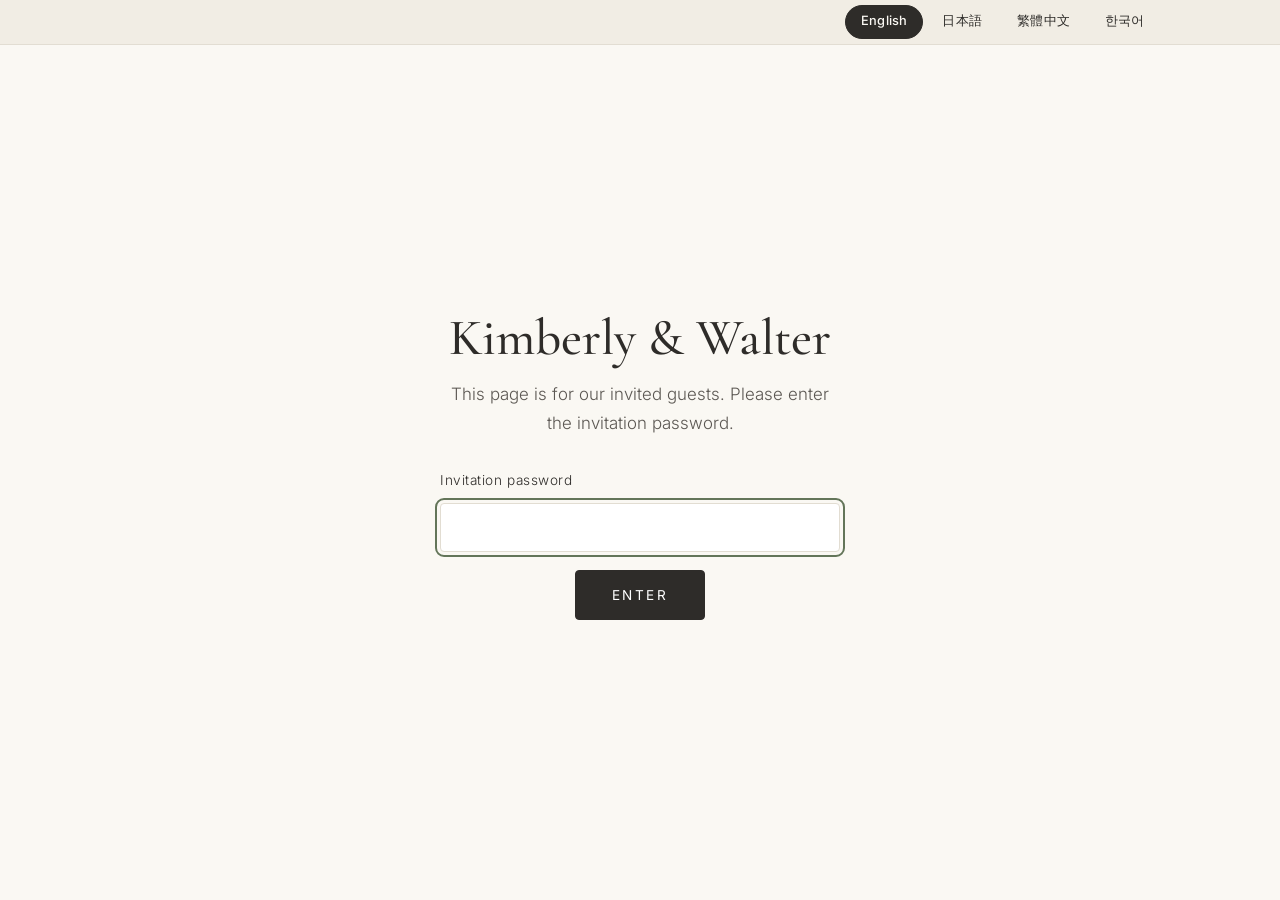
<file: index.html>
<!DOCTYPE html>
<html lang="en">
<head>
  <meta charset="UTF-8">
  <meta name="viewport" content="width=device-width, initial-scale=1.0">
  <script>
    /* The password check needs a secure (https) page; phones that open http:// links would reject the right password. */
    if (location.protocol === "http:" && /(^|\.)teamkimkim\.com$/.test(location.hostname)) location.replace("https:" + location.href.slice(5));
  </script>
  <title>Kimberly &amp; Walter — October 9, 2027 — Nagoya, Japan</title>
  <meta name="description" content="Kimberly (Pochia) Chin and Walter Kim are celebrating their marriage in Nagoya, Japan on Saturday, October 9, 2027. Details, travel guide, and RSVP.">
  <meta property="og:title" content="Kimberly &amp; Walter — October 9, 2027 — Nagoya, Japan">
  <meta property="og:description" content="Saturday, October 9, 2027 · Nagoya, Japan">
  <meta property="og:image" content="https://teamkimkim.com/images/hero.jpg">
  <meta property="og:url" content="https://teamkimkim.com/">
  <meta property="og:type" content="website">
  <link rel="preconnect" href="https://fonts.googleapis.com">
  <link rel="preconnect" href="https://fonts.gstatic.com" crossorigin>
  <link href="https://fonts.googleapis.com/css2?family=Cormorant+Garamond:ital,wght@0,400;0,500;0,600;1,400&family=Inter:wght@300;400;500&family=Noto+Serif+JP:wght@400;500&family=Noto+Serif+TC:wght@400;500&family=Noto+Serif+KR:wght@400;500&display=swap" rel="stylesheet">
  <script>
    /* Fresh CSS/JS on every visit so normal refresh shows the latest edits. */
    window.__assetV = Date.now();
    document.write('<link rel="stylesheet" href="styles.css?v=' + window.__assetV + '">');
    document.write('<script src="guests-data.js?v=' + window.__assetV + '"><\/script>');
    document.write('<script src="gate.js?v=' + window.__assetV + '"><\/script>');
  </script>
</head>
<body>

  <a class="skip-link" href="#main" data-i18n="skip">Skip to content</a>

  <!-- ============ LANGUAGE BAR + NAVIGATION ============ -->
  <header class="site-header">
    <div class="lang-bar" role="group" aria-label="Language" data-i18n-aria-label="lang.label">
      <div class="lang-bar__inner">
        <svg class="lang-bar__icon" viewBox="0 0 24 24" width="16" height="16" aria-hidden="true" focusable="false">
          <circle cx="12" cy="12" r="10" fill="none" stroke="currentColor" stroke-width="1.5"/>
          <path d="M2 12h20M12 2c3 3.3 4.5 6.6 4.5 10S15 18.7 12 22c-3-3.3-4.5-6.6-4.5-10S9 5.3 12 2z" fill="none" stroke="currentColor" stroke-width="1.5"/>
        </svg>
        <button type="button" class="lang-bar__btn" data-lang="en" lang="en" aria-pressed="true">English</button>
        <button type="button" class="lang-bar__btn" data-lang="ja" lang="ja" aria-pressed="false">日本語</button>
        <button type="button" class="lang-bar__btn" data-lang="zh" lang="zh-Hant" aria-pressed="false">繁體中文</button>
        <button type="button" class="lang-bar__btn" data-lang="ko" lang="ko" aria-pressed="false">한국어</button>
      </div>
    </div>

    <nav class="nav" aria-label="Main">
      <a class="nav__brand" href="#top">K <span aria-hidden="true">&amp;</span> W</a>
      <button class="nav__toggle" type="button" aria-expanded="false" aria-controls="nav-menu">
        <span class="nav__toggle-bar"></span>
        <span class="sr-only" data-i18n="nav.menu">Menu</span>
      </button>
      <ul class="nav__menu" id="nav-menu">
        <li><a href="#story" data-i18n="nav.story">Our Story</a></li>
        <li><a href="#venue" data-i18n="nav.venue">Venue &amp; Travel</a></li>
        <li><a href="#schedule" data-i18n="nav.schedule">Schedule</a></li>
        <li><a href="#etiquette" data-i18n="nav.etiquette">Etiquette</a></li>
        <li><a href="#faq" data-i18n="nav.faq">Q&amp;A</a></li>
        <li><a href="contact.html" data-i18n="nav.contact">Questions</a></li>
        <li><a class="nav__cta" href="#rsvp" data-i18n="nav.rsvp">RSVP</a></li>
      </ul>
    </nav>
  </header>

  <main id="main">

    <!-- ============ HERO ============ -->
    <section class="hero" id="top">
      <div class="hero__image">
        <img src="images/hero.jpg" width="1800" height="1350" alt="Kimberly and Walter in front of the Golden Gate Bridge" data-i18n-alt="hero.alt" fetchpriority="high">
      </div>
      <div class="hero__content">
        <h1 class="hero__names">Kimberly <span class="amp">&amp;</span> Walter</h1>
        <p class="hero__date" data-i18n="hero.date">Saturday, October 9, 2027</p>
        <p class="hero__place" data-i18n="hero.place">Hyakkarou 百花籠 · Nagoya, Japan</p>
        <a class="button button--primary" href="#rsvp" data-i18n="hero.rsvp">RSVP</a>
      </div>
    </section>

    <!-- ============ OUR STORY / WELCOME ============ -->
    <section class="section" id="story">
      <div class="container container--narrow">
        <p class="eyebrow" data-i18n="story.eyebrow">Welcome</p>
        <h2 class="section__title" data-i18n="story.title">Kim Kim is getting married</h2>
        <p class="lead" data-i18n="story.lead">
          Kim Kim is celebrating our marriage with a wedding party in Japan, and we would be
          honoured to have you with us. Please join us in Nagoya for a weekend of celebration.
        </p>
        <ul class="translations" data-i18n="story.translations">
          <li lang="ja">キム・キムは日本でのウェディングパーティーで、私たちの結婚をお祝いします！</li>
          <li lang="zh-Hant">Kim Kim 要在日本舉辦婚禮派對慶祝我們的婚禮囉！</li>
          <li lang="ko">김이 일본에서 결혼 파티를 열어 우리의 결혼을 축하하고 있어요!</li>
        </ul>
      </div>

      <div class="container">
        <div class="split">
          <figure class="split__media">
            <img src="images/couple.jpg" width="1050" height="1400" alt="Kimberly leading Walter by the hand along a colonnade" data-i18n-alt="story.alt" loading="lazy">
          </figure>
          <div class="split__text">
            <h3 class="h3" data-i18n="story.whyTitle">Why Japan?</h3>
            <p data-i18n="story.why1">
              We chose Japan as a midpoint between much of where our families reside. A large part of our family also lives there now.
            </p>
            <p data-i18n="story.why2">
              We are grateful you will join us in celebration.
            </p>
          </div>
        </div>
      </div>
    </section>

    <!-- ============ VENUE & TRAVEL ============ -->
    <section class="section section--tinted" id="venue">
      <div class="container container--narrow">
        <h2 class="section__title" data-i18n="venue.title">Hyakkarou 百花籠</h2>
      </div>
      <div class="container">
        <div class="split">
          <div class="split__text">
            <p data-i18n="venue.p1">
              Nestled in the prestigious, historic Shirakabe district of Nagoya, Hyakkarou is a hidden architectural masterpiece. Its core philosophy is Wakon Yōsai — Japanese spirit seamlessly woven with Western ingenuity.
            </p>
            <p data-i18n="venue.p2">
              The venue beautifully resurrects the glamorous Taishō Roman era (the turn of the 20th century), a magical moment in history when traditional Japan met the grand romance of European romanticism. The result is a nostalgic yet avant-garde world where cinematic beauty comes to life.
            </p>
          </div>
          <div class="split__text" id="getting-there">
            <h3 class="h3" data-i18n="venue.gettingThere">Getting There</h3>
            <p class="address" data-i18n="venue.address"><strong>Hyakkarou 百花籠</strong><br>3-6-3 Chikaramachi, Higashi-ku<br>Nagoya-shi, Aichi 461-0018, Japan<br><span lang="ja">愛知県名古屋市東区主税町3丁目6-3</span></p>
            <a class="button button--secondary" href="https://www.google.com/maps/search/?api=1&query=Hyakkarou+3-6-3+Chikaramachi+Higashi-ku+Nagoya+Aichi+461-0018+Japan" target="_blank" rel="noopener" data-i18n="venue.maps">Open in Google Maps</a>
          </div>
        </div>

        <figure class="feature-image">
          <img src="images/venue.jpg" width="2800" height="2100" alt="The grand staircase and chandelier inside Hyakkarou" data-i18n-alt="venue.alt" loading="lazy">
        </figure>

        <div class="cards">
          <article class="card">
            <h3 class="card__title"><span data-i18n="venue.shuttleTitle">Complimentary Shuttle</span> <span class="card__tag" data-i18n="venue.recommended">Recommended</span></h3>
            <p data-i18n="venue.shuttleText">A private shuttle bus will run directly between Nagoya Station (Taikō-dōri Exit) and the venue on the wedding day. Travel time approx. 15–20 minutes.</p>
          </article>
          <article class="card">
            <h3 class="card__title" data-i18n="venue.taxiTitle">By Taxi</h3>
            <p data-i18n="venue.taxiText">Take a taxi from Nagoya Station and show the driver the Japanese address above. Approx. 15 minutes; ¥2,000–¥2,500.</p>
          </article>
          <article class="card">
            <h3 class="card__title" data-i18n="venue.subwayTitle">By Subway</h3>
            <p data-i18n="venue.subwayText">Take the Sakura-dōri Line to Takaoka Station. The venue is a 10-minute walk from Exit 2.</p>
          </article>
        </div>
      </div>
    </section>

    <!-- ============ SCHEDULE ============ -->
    <section class="section" id="schedule">
      <div class="container container--narrow">
        <h2 class="section__title" data-i18n="schedule.title">Schedule of Events</h2>
        <p class="lead" data-i18n="schedule.lead" id="schedule-lead-all">
          Three days together in Nagoya. The wedding celebration is on Saturday; the welcome dinner
          and brunch are optional — just let us know on the RSVP form if you can join.
        </p>
          <p class="lead" data-i18n="schedule.leadWedding" id="schedule-lead-wedding" hidden>We can’t wait to celebrate with you at our wedding in Nagoya on Saturday, October 9.</p>
      </div>
      <div class="container">
        <ol class="timeline">
          <li class="timeline__item" data-party-event="dinner">
            <div class="timeline__date">
              <span class="timeline__day" data-i18n="schedule.fri">Friday</span>
              <span class="timeline__num" data-i18n="schedule.friDate">October 8</span>
            </div>
            <div class="timeline__body">
              <h3 class="h3" data-i18n="schedule.dinnerTitle">Welcome Dinner</h3>
              <p class="placeholder" data-i18n="schedule.dinnerPlaceholder">[Time and location to be announced]</p>
              <p data-i18n="schedule.dinnerText">A relaxed evening to say hello and settle in before the big day.</p>
              <div class="schedule-cal" data-schedule-cal="dinner"></div>
            </div>
          </li>
          <li class="timeline__item timeline__item--highlight">
            <div class="timeline__date">
              <span class="timeline__day" data-i18n="schedule.sat">Saturday</span>
              <span class="timeline__num" data-i18n="schedule.satDate">October 9</span>
            </div>
            <div class="timeline__body">
              <h3 class="h3" data-i18n="schedule.weddingTitle">Wedding Celebration</h3>
              <p data-i18n="schedule.weddingAddress"><strong>Hyakkarou 百花籠</strong><br>3-6-3 Chikaramachi, Higashi-ku, Nagoya, Aichi 461-0018<br><span lang="ja">愛知県名古屋市東区主税町3丁目6-3</span></p>
              <p class="placeholder" data-i18n="schedule.weddingPlaceholder">[Ceremony and reception times to be announced]</p>
              <a class="button button--secondary" href="https://www.google.com/maps/search/?api=1&query=Hyakkarou+3-6-3+Chikaramachi+Higashi-ku+Nagoya+Aichi+461-0018+Japan" target="_blank" rel="noopener" data-i18n="schedule.maps">Open in Google Maps</a>
              <div class="schedule-cal" data-schedule-cal="wedding"></div>
            </div>
          </li>
          <li class="timeline__item" data-party-event="brunch">
            <div class="timeline__date">
              <span class="timeline__day" data-i18n="schedule.sun">Sunday</span>
              <span class="timeline__num" data-i18n="schedule.sunDate">October 10</span>
            </div>
            <div class="timeline__body">
              <h3 class="h3" data-i18n="schedule.brunchTitle">Happy Brunch</h3>
              <p class="placeholder" data-i18n="schedule.brunchPlaceholder">[Time and location to be announced]</p>
              <p data-i18n="schedule.brunchText">One more meal together before everyone heads off to explore Japan.</p>
              <div class="schedule-cal" data-schedule-cal="brunch"></div>
            </div>
          </li>
        </ol>
      </div>
    </section>

    <!-- ============ EXPLORE NAGOYA ============ -->
    <section class="section" id="guide">
      <div class="container container--narrow">
        <h2 class="section__title" data-i18n="guide.exploreTitle">Explore Nagoya</h2>
        <p class="lead" data-i18n="guide.lead">
          October falls right in autumn <em>kōyō</em> season in Japan — parks and countryside blaze
          with red, orange, and gold foliage. Early October weather can vary. Days are often
          warm — lately around 24–30&nbsp;°C / 75–86&nbsp;°F, and sometimes hotter — while
          mornings and evenings cool off. Pack a light layer for the swing.
        </p>
      </div>

      <div class="container">
        <div class="split">
          <figure class="split__media">
            <img src="images/nagoya-castle.jpg" width="1024" height="768" alt="Nagoya Castle framed by autumn maple leaves" data-i18n-alt="guide.castleAlt" loading="lazy">
          </figure>
          <div class="split__text">
            <p data-i18n="guide.exploreText">
              Immerse yourself in history at <a href="https://www.nagoya-info.jp/en/spot/detail/1/" target="_blank" rel="noopener"><strong>Nagoya Castle</strong></a>, where the gold-leafed
              Hommaru Palace offers flat, easy walking paths. Just minutes from the venue,
              <a href="https://www.nagoya-info.jp/en/spot/detail/34/" target="_blank" rel="noopener"><strong>Tokugawaen</strong></a> is a majestic feudal-lord garden — a tranquil spot for
              traditional matcha by the water. Stroll the covered lanes of the
              <a href="https://www.nagoya-info.jp/en/spot/detail/19/" target="_blank" rel="noopener"><strong>Ōsu Kannon Shopping District</strong></a> for nostalgic street snacks, or dive
              into sleek Japanese engineering at the fully indoor
              <a href="https://www.nagoya-info.jp/en/spot/detail/16/" target="_blank" rel="noopener"><strong>SCMAGLEV and Railway Park</strong></a>.
            </p>
          </div>
        </div>

        <div class="split split--reverse">
          <figure class="split__media split__media--pair">
            <img src="images/food-1.jpg" width="900" height="675" alt="Hitsumabushi — grilled eel over rice, served with condiments and broth" data-i18n-alt="guide.food1Alt" loading="lazy">
            <img src="images/food-2.jpg" width="900" height="599" alt="Miso katsu — crispy pork cutlet with rich miso sauce" data-i18n-alt="guide.food2Alt" loading="lazy">
          </figure>
          <div class="split__text">
            <h3 class="h3" data-i18n="guide.foodTitle">Food You Must Try</h3>
            <p data-i18n="guide.foodText">
              <em>Nagoya meshi</em> is famous for bold, savoury flavours anchored by a dark red miso
              called <em>aka-miso</em>. The crown jewel is <strong>hitsumabushi</strong> — premium
              grilled eel over rice, enjoyed three ways: plain, with fresh condiments, and finally as
              a comforting dashi soup. Don’t miss <strong>miso katsu</strong>, a crispy pork cutlet
              drizzled with sweet-savoury miso sauce, and <strong>tebasaki</strong>, deeply addictive
              pepper-seasoned fried chicken wings.
            </p>
          </div>
        </div>

        <h3 class="h3 h3--center" data-i18n="guide.tipsTitle">Practical Tips</h3>
        <dl class="tips">
          <div class="tips__item">
            <dt data-i18n="guide.tip6Title">Safety</dt>
            <dd data-i18n="guide.tip6Text">Japan is very safe. You can generally walk nearly anywhere at any time of day.</dd>
          </div>
          <div class="tips__item">
            <dt data-i18n="guide.tip1Title">Currency</dt>
            <dd data-i18n="guide.tip1Text">Japanese Yen (¥). Foreign cards, as well as Google and Apple Pay work widely. A little cash is handy for smaller shops and restaurants. ATMs at 7-Eleven and Japan Post accept foreign cards.</dd>
          </div>
          <div class="tips__item">
            <dt data-i18n="guide.tip2Title">Getting around</dt>
            <dd data-i18n="guide.tip2Text">Subway: tap Visa/Mastercard or Apple/Google Pay at the gate. JR: IC card or paper ticket. Any IC card (manaca, TOICA, Suica, PASMO) works on trains and subway — buy at a station machine, top up there or at 7-Eleven, FamilyMart or Lawson.</dd>
          </div>
          <div class="tips__item">
            <dt data-i18n="guide.tip3Title">Language</dt>
            <dd data-i18n="guide.tip3Text">English signage is common in tourist areas and on trains. The camera in Google Translate is especially helpful for menus and signs.</dd>
          </div>
          <div class="tips__item">
            <dt data-i18n="guide.tip4Title">Wi-Fi &amp; roaming</dt>
            <dd data-i18n="guide.tip4Text">Most international phone plans work in Japan for roaming, so many guests will not need a pocket Wi-Fi or eSIM. If your plan does not include Japan, you can rent a pocket Wi-Fi at the airport or buy a data SIM or eSIM — helpful for maps and transit apps.</dd>
          </div>
        </dl>
      </div>
    </section>

    <!-- ============ ETIQUETTE ============ -->
    <section class="section" id="etiquette">
      <div class="container container--narrow">
        <h2 class="section__title" data-i18n="etiquette.title">Etiquette</h2>
        <p class="lead" data-i18n="etiquette.lead">Japan is a country of customs and rules. Following some basic few is the best way to show respect.</p>
      </div>
      <div class="container">
        <ul class="etiquette-list" data-i18n="etiquette.list">
          <li>While silent use of phones are fine, avoid holding phone calls and keep voices low on public transit.</li>
          <li>There is no tipping; attempts to can even confuse service providers. Excellent service is generally a virtue in Japan.</li>
          <li>Eating or drinking while walking or commuting is generally considered taboo.</li>
          <li>Public trash cans are uncommon — carry your trash until you find one, or back to your hotel.</li>
          <li>On crowded trains, wear your backpack on the front so you don’t bump others.</li>
          <li>Masks are commonly worn for a variety of reasons or out of respect for others. If you are feeling under the weather, we kindly encourage you to wear one.</li>
          <li>Please be ready to remove your shoes in homes, temples, some restaurants, and other indoor spaces — look for a step or slippers at the entrance.</li>
        </ul>
      </div>
    </section>

    <!-- ============ FAQ ============ -->
    <section class="section" id="faq">
      <div class="container container--narrow">
        <h2 class="section__title" data-i18n="faq.title">Q&amp;A</h2>

        <div class="faq">
          <details class="faq__item">
            <summary data-i18n="faq.q1">What is the dress code?</summary>
            <p data-i18n="faq.a1">Please join us in traditional wedding formal attire — a suit or tuxedo, or a formal gown or elegant evening dress. Early October can vary: days are often warm, and evenings cool off, so a light jacket or wrap is a good idea.</p>
          </details>
          <details class="faq__item">
            <summary data-i18n="faq.q2">Where should we stay?</summary>
            <p data-i18n="faq.a2">Two areas work especially well. Near <strong>Nagoya Station</strong> — where our complimentary wedding-day shuttle departs — convenient major hotels include the <strong>Nagoya Marriott Associa Hotel</strong> and the <strong>Nagoya JR Gate Tower Hotel</strong>, both connected to the station. Closer to the venue, the <strong>Sakae</strong> area (and neighborhoods around Takaoka Station) puts you a short subway or taxi ride from Hyakkarou. There are plenty of excellent hotels beyond these two areas as well, so please choose whatever fits your plans best.</p>
          </details>
          <details class="faq__item">
            <summary data-i18n="faq.q3">When should I RSVP by?</summary>
            <p data-i18n="faq.a3Deadline"><strong>Please reply by Wednesday, March 31, 2027.</strong></p>
            <p data-i18n="faq.a3">Please reply as early as you can so we can plan seating and catering. Need to change your answer? Just send the RSVP form again before the deadline — we’ll use your latest reply.</p>
          </details>
          <details class="faq__item">
            <summary data-i18n="faq.q4">May I bring a guest?</summary>
            <p data-i18n="faq.a4">We would love to celebrate with everyone dear to you. Our venue, however, is intimate and holds us to a strict guest count, so we are only able to offer a plus-one to a limited number of guests. If a guest is included in your invitation, we will let you know personally. Thank you so much for your understanding.</p>
          </details>
          <details class="faq__item">
            <summary data-i18n="faq.q5">Will there be a registry?</summary>
            <p data-i18n="faq.a5">Your presence in Japan is truly the greatest gift to us.</p>
          </details>
          <details class="faq__item">
            <summary data-i18n="faq.q6">How do I get to the venue?</summary>
            <p data-i18n="faq.a6">Take the complimentary shuttle from Nagoya Station (Taikō-dōri Exit), a 15-minute taxi, or the Sakura-dōri subway line to Takaoka Station (10-minute walk from Exit 2). See <a href="#getting-there">Getting there</a>.</p>
          </details>
          <details class="faq__item" data-i18n-langs="en">
            <summary data-i18n="faq.q7">Do U.S. citizens need a visa for Japan?</summary>
            <p data-i18n="faq.a7">U.S. citizens do <strong>not</strong> need a visa for short stays of up to <strong>90 days</strong> for tourism or to attend a wedding. Your passport should be valid for your stay and have a blank page for the entry stamp. You should also have proof of a return ticket or onward travel. Rules can change, so please double-check the <a href="https://travel.state.gov/content/travel/en/international-travel/International-Travel-Country-Information-Pages/Japan.html" target="_blank" rel="noopener">U.S. State Department’s Japan page</a> before you travel.</p>
          </details>
          <details class="faq__item" data-i18n-langs="zh" hidden>
            <summary data-i18n="faq.q8">Do Taiwanese citizens need a visa for Japan?</summary>
            <p data-i18n="faq.a8">Taiwanese citizens do <strong>not</strong> need a visa for short stays of up to <strong>90 days</strong> for tourism or to attend a wedding, if their passport shows a personal ID number. Your passport should be valid for your stay and have a blank page for the entry stamp. You should also have proof of a return ticket or onward travel. Rules can change, so please double-check the <a href="https://www.boca.gov.tw/sp-foof-countrycp-01-31-92761-1.html" target="_blank" rel="noopener">Taiwan Ministry of Foreign Affairs Japan page</a> before you travel.</p>
          </details>
        </div>
      </div>
    </section>

    <!-- ============ RSVP ============ -->
    <section class="section section--tinted" id="rsvp">
      <div class="container container--narrow">
        <h2 class="section__title" data-i18n="rsvp.title">RSVP</h2>
        <p class="lead" data-i18n="rsvp.lead">We hope you can join us. Please fill in one reply per household. Kindly reply by March 31, 2027.</p>

        <!-- NOTE: the name="" and value="" attributes below are what gets sent to
             the RSVP Google Sheet. They stay in English in every language on purpose, so the
             RSVP list is consistent. Only the visible labels are translated. -->
        <!-- Shown instead of the form after the RSVP deadline (script.js). -->
        <div class="form-status form-status--info" id="rsvp-closed" hidden></div>

        <form class="rsvp-form" id="rsvp-form" novalidate>
          <!-- Honeypot anti-spam field (hidden from humans) -->
          <div class="hp" aria-hidden="true">
            <label for="_gotcha" data-i18n="rsvp.honeypot">Leave this field empty</label>
            <input type="text" id="_gotcha" name="_gotcha" tabindex="-1" autocomplete="off">
          </div>

          <p class="replying-as" id="replying-as"></p>
          <div class="form-status form-status--info existing-reply" id="existing-reply" hidden></div>

          <div class="field">
            <label for="name"><span data-i18n="rsvp.name">Full name</span> <span class="req" aria-hidden="true">*</span></label>
            <input type="text" id="name" name="name" autocomplete="name" autocapitalize="words" autocorrect="off" spellcheck="false" required aria-required="true" aria-describedby="name-error">
            <p class="field__error" id="name-error" role="alert"></p>
          </div>

          <div class="field">
            <label for="email"><span data-i18n="rsvp.email">Email</span> <span class="req" aria-hidden="true">*</span></label>
            <input type="email" id="email" name="email" autocomplete="email" inputmode="email" required aria-required="true" aria-describedby="email-error">
            <p class="field__error" id="email-error" role="alert"></p>
          </div>

          <fieldset class="field" aria-describedby="attending-error">
            <legend><span data-i18n="rsvp.attending">Will you be attending?</span> <span class="req" aria-hidden="true">*</span></legend>
            <div class="choice-group">
              <label class="choice">
                <input type="radio" name="attending" value="Joyfully accepts" required>
                <span data-i18n="rsvp.accepts">Joyfully accepts</span>
              </label>
              <label class="choice">
                <input type="radio" name="attending" value="Regretfully declines">
                <span data-i18n="rsvp.declines">Regretfully declines</span>
              </label>
            </div>
            <p class="field__error" id="attending-error" role="alert"></p>
          </fieldset>

          <div id="attending-details">
            <p class="party-note" id="party-note"></p>

            <div class="field" id="guests-field" hidden>
              <label for="guests"><span data-i18n="rsvp.guests">How many will attend, including yourself?</span> <span class="req" aria-hidden="true">*</span></label>
              <select id="guests" name="guests" aria-describedby="guests-error"></select>
              <p class="field__error" id="guests-error" role="alert"></p>
            </div>

            <!-- When guest count > 1: checkboxes for who in the party is coming. -->
            <fieldset class="field" id="coming-who-field" hidden>
              <legend data-i18n="rsvp.comingWho">Who will be attending?</legend>
              <p class="field__hint" id="coming-who-hint"></p>
              <div class="choice-group choice-group--stacked" id="extra-guests"></div>
              <p class="field__error" id="coming-who-error" role="alert"></p>
            </fieldset>

            <fieldset class="field" id="events-field" hidden>
              <legend data-i18n="rsvp.events">Can you also join us for the welcome dinner and brunch?</legend>
              <div class="choice-group choice-group--stacked">
                <label class="choice">
                  <input type="checkbox" name="events" value="Welcome dinner (Fri, Oct 8)">
                  <span data-i18n="rsvp.eventDinner">Welcome dinner — Friday, October 8</span>
                </label>
                <label class="choice">
                  <input type="checkbox" name="events" value="Happy brunch (Sun, Oct 10)">
                  <span data-i18n="rsvp.eventBrunch">Happy brunch — Sunday, October 10</span>
                </label>
                <label class="choice">
                  <input type="checkbox" name="events" value="Not available">
                  <span data-i18n="rsvp.eventNone">Not available for either</span>
                </label>
              </div>
            </fieldset>

            <fieldset class="field">
              <legend data-i18n="rsvp.dietary">Dietary restrictions or allergies</legend>
              <div class="choice-group choice-group--wrap">
                <label class="choice"><input type="checkbox" name="dietary" value="None"><span data-i18n="rsvp.dietNone">None</span></label>
                <label class="choice"><input type="checkbox" name="dietary" value="Vegetarian"><span data-i18n="rsvp.dietVegetarian">Vegetarian</span></label>
                <label class="choice"><input type="checkbox" name="dietary" value="Vegan"><span data-i18n="rsvp.dietVegan">Vegan</span></label>
                <label class="choice"><input type="checkbox" name="dietary" value="Gluten-free"><span data-i18n="rsvp.dietGluten">Gluten-free</span></label>
                <label class="choice"><input type="checkbox" name="dietary" value="Halal"><span data-i18n="rsvp.dietHalal">Halal</span></label>
                <label class="choice"><input type="checkbox" name="dietary" value="Kosher"><span data-i18n="rsvp.dietKosher">Kosher</span></label>
                <label class="choice"><input type="checkbox" name="dietary" value="Other"><span data-i18n="rsvp.dietOther">Other</span></label>
              </div>
            </fieldset>

            <div class="field" id="dietary-other-field" hidden>
              <label for="dietary_other" data-i18n="rsvp.dietaryOther">Please tell us more about your dietary needs</label>
              <input type="text" id="dietary_other" name="dietary_other" autocomplete="off">
            </div>

          </div>

          <div class="field">
            <label for="message"><span data-i18n="rsvp.message">A message for the couple</span> <span class="optional" data-i18n="rsvp.optional">(optional)</span></label>
            <textarea id="message" name="message" rows="4"></textarea>
          </div>

          <div class="form-actions">
            <button class="button button--primary" type="submit" id="submit-button" data-i18n="rsvp.submit">Send RSVP</button>
            <p class="form-alt">
              <span data-i18n="rsvp.or">or</span> <a id="mailto-link" href="mailto:kimkimchinv@gmail.com?subject=Wedding%20RSVP" data-i18n="rsvp.emailUs">email us</a>
            </p>
          </div>

          <div class="form-status" id="form-status" role="status" aria-live="polite"></div>
          <!-- Shown after a successful attending RSVP; filled by script.js -->
          <div class="calendar-reminders" id="calendar-reminders" hidden></div>
        </form>
      </div>
    </section>

    <!-- ============ QUESTIONS ============ -->
    <section class="section closing">
      <div class="container container--narrow">
        <p class="closing__text">
          <a class="closing__link" href="contact.html" data-i18n="closing.prompt">Have a question? Ask us here</a>
        </p>
      </div>
    </section>

  </main>

  <footer class="site-footer">
    <div class="container">
      <p class="site-footer__names">Kimberly <span class="amp">&amp;</span> Walter</p>
      <p data-i18n="footer.date">Saturday, October 9, 2027 · Nagoya, Japan</p>
    </div>
  </footer>

  <script>
    document.write('<script src="i18n.js?v=' + window.__assetV + '"><\/script>');
    document.write('<script src="calendar-events.js?v=' + window.__assetV + '"><\/script>');
    document.write('<script src="script.js?v=' + window.__assetV + '"><\/script>');
  </script>
</body>
</html>
</file>
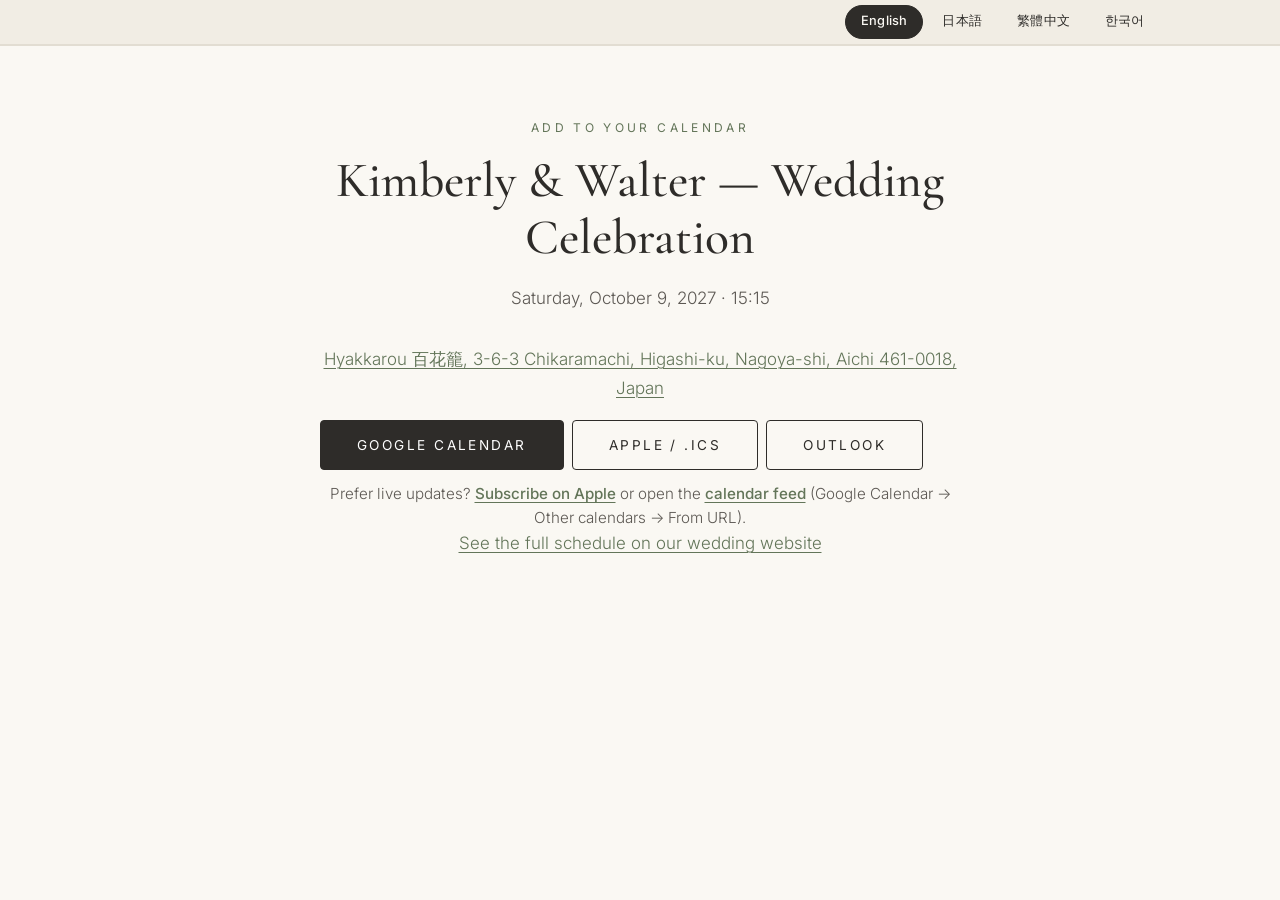
<file: calendar.html>
<!DOCTYPE html>
<html lang="en">
<head>
  <meta charset="UTF-8">
  <meta name="viewport" content="width=device-width, initial-scale=1.0">
  <script>
    /* The password check needs a secure (https) page; phones that open http:// links would reject the right password. */
    if (location.protocol === "http:" && /(^|\.)teamkimkim\.com$/.test(location.hostname)) location.replace("https:" + location.href.slice(5));
  </script>
  <meta name="robots" content="noindex">
  <title>Add to your calendar — Kimberly &amp; Walter</title>
  <link rel="preconnect" href="https://fonts.googleapis.com">
  <link rel="preconnect" href="https://fonts.gstatic.com" crossorigin>
  <link href="https://fonts.googleapis.com/css2?family=Cormorant+Garamond:ital,wght@0,400;0,500;0,600;1,400&family=Inter:wght@300;400;500&family=Noto+Serif+JP:wght@400;500&family=Noto+Serif+TC:wght@400;500&family=Noto+Serif+KR:wght@400;500&display=swap" rel="stylesheet">
  <script>
    /* Fresh CSS/JS on every visit so event edits show up right away. */
    window.__assetV = Date.now();
    document.write('<link rel="stylesheet" href="styles.css?v=' + window.__assetV + '">');
    /* ?lang=ja from the email becomes the remembered site language. */
    try {
      var emailLang = new URLSearchParams(location.search).get("lang");
      if (/^(en|ja|zh|ko)$/.test(emailLang || "")) localStorage.setItem("kw-wedding-lang", emailLang);
    } catch (e) { /* private mode etc. */ }
  </script>
</head>
<!--
  Linked from the RSVP confirmation email: calendar.html?e=wedding&lang=ja
  (e = wedding | dinner | brunch). Everything shown here, and every
  calendar link, is built from calendar-events.js when the guest opens
  the page — so the email never carries stale details.
  No invitation gate here on purpose: guests arrive from their inbox.
-->
<body data-i18n-title="cal.metaTitle">

  <header class="site-header">
    <div class="lang-bar" role="group" aria-label="Language" data-i18n-aria-label="lang.label">
      <div class="lang-bar__inner">
        <button type="button" class="lang-bar__btn" data-lang="en" lang="en" aria-pressed="true">English</button>
        <button type="button" class="lang-bar__btn" data-lang="ja" lang="ja" aria-pressed="false">日本語</button>
        <button type="button" class="lang-bar__btn" data-lang="zh" lang="zh-Hant" aria-pressed="false">繁體中文</button>
        <button type="button" class="lang-bar__btn" data-lang="ko" lang="ko" aria-pressed="false">한국어</button>
      </div>
    </div>
  </header>

  <main id="main">
    <section class="section">
      <div class="container container--narrow">
        <p class="eyebrow" data-i18n="cal.eyebrow">Add to your calendar</p>
        <h1 class="section__title" id="cal-title">Kimberly &amp; Walter</h1>
        <p class="lead" id="cal-when"></p>
        <p id="cal-where"></p>
        <div id="cal-actions"></div>
        <p class="calendar-reminders__subscribe" id="cal-subscribe"></p>
        <p class="calendar-reminders__note" id="cal-missing" hidden data-i18n="cal.missing">We couldn’t find that event. Please use the links on the wedding website instead.</p>
        <p><a href="index.html#schedule" data-i18n="cal.back">See the full schedule on our wedding website</a></p>
      </div>
    </section>
  </main>

  <script>
    document.write('<script src="i18n.js?v=' + window.__assetV + '"><\/script>');
    document.write('<script src="calendar-events.js?v=' + window.__assetV + '"><\/script>');
  </script>
  <script>
    (function () {
      "use strict";
      var params = new URLSearchParams(location.search);
      var key = params.get("e") || "wedding";

      var Cal = window.WeddingCalendar;
      var t = function (k, vars) { return window.I18N ? I18N.t(k, vars) : k; };

      function esc(s) {
        return String(s).replace(/[&<>"']/g, function (c) {
          return { "&": "&amp;", "<": "&lt;", ">": "&gt;", '"': "&quot;", "'": "&#39;" }[c];
        });
      }

      var LOCALES = { en: "en-US", ja: "ja-JP", zh: "zh-TW", ko: "ko-KR" };

      function render() {
        var ev = Cal && Cal.getEvent(key);
        var missing = document.getElementById("cal-missing");
        if (!ev) {
          missing.hidden = false;
          return;
        }
        var current = (window.I18N && I18N.current) || "en";
        var p = ev.date.split("-").map(Number);
        var date = new Date(Date.UTC(p[0], p[1] - 1, p[2])).toLocaleDateString(LOCALES[current] || "en-US", {
          weekday: "long", year: "numeric", month: "long", day: "numeric", timeZone: "UTC"
        });
        var time = ev.allDay || !ev.startTime
          ? t("cal.timeTba")
          : ev.startTime + (ev.endTime ? "–" + ev.endTime : "");

        document.getElementById("cal-title").textContent = ev.title;
        document.getElementById("cal-when").textContent = date + " · " + time;
        document.getElementById("cal-where").innerHTML = ev.location
          ? '<a href="https://www.google.com/maps/search/?api=1&query=' + encodeURIComponent(ev.location)
            + '" target="_blank" rel="noopener">' + esc(ev.location) + "</a>"
          : "";
        document.getElementById("cal-actions").innerHTML =
          '<div class="calendar-actions">'
          + '<a class="button button--primary" href="' + Cal.googleUrl(key) + '">' + esc(t("js.calGoogle")) + "</a>"
          + '<a class="button button--secondary" href="' + Cal.subscribeUrl(key + ".ics") + '">' + esc(t("js.calApple")) + "</a>"
          + '<a class="button button--secondary" href="' + Cal.outlookUrl(key) + '">' + esc(t("js.calOutlook")) + "</a>"
          + "</div>";
        document.getElementById("cal-subscribe").innerHTML = t("js.calSubscribe", {
          href: Cal.subscribeUrl("events.ics"),
          webcal: Cal.webcalUrl("events.ics")
        });
      }

      render();
      document.addEventListener("i18n:change", render);
    })();
  </script>
</body>
</html>
</file>
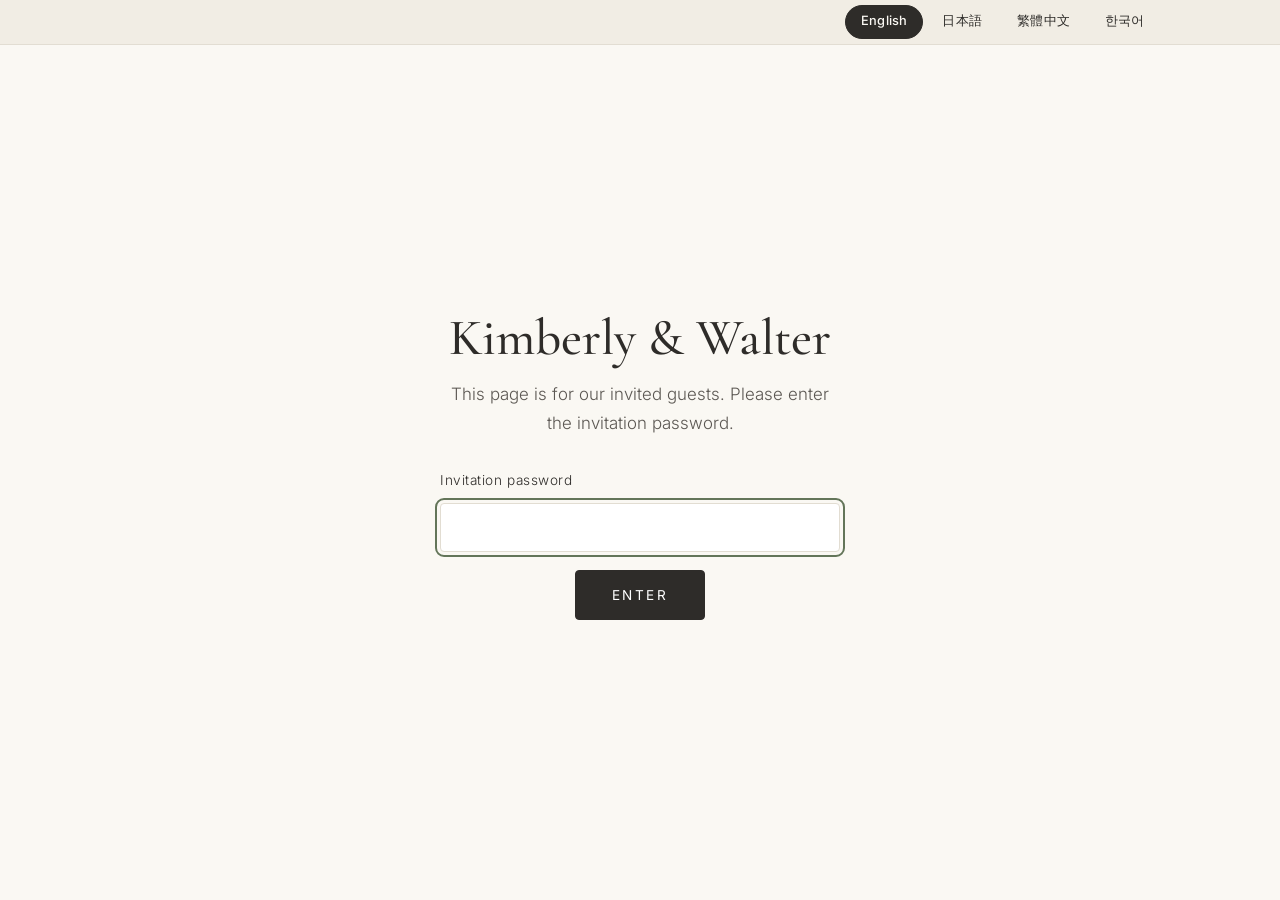
<file: contact.html>
<!DOCTYPE html>
<html lang="en">
<head>
  <meta charset="UTF-8">
  <meta name="viewport" content="width=device-width, initial-scale=1.0">
  <script>
    /* The password check needs a secure (https) page; phones that open http:// links would reject the right password. */
    if (location.protocol === "http:" && /(^|\.)teamkimkim\.com$/.test(location.hostname)) location.replace("https:" + location.href.slice(5));
  </script>
  <title>Have a question? — Kimberly &amp; Walter</title>
  <meta name="description" content="Ask Kimberly and Walter a question about their wedding in Nagoya, Japan on Saturday, October 9, 2027.">
  <link rel="preconnect" href="https://fonts.googleapis.com">
  <link rel="preconnect" href="https://fonts.gstatic.com" crossorigin>
  <link href="https://fonts.googleapis.com/css2?family=Cormorant+Garamond:ital,wght@0,400;0,500;0,600;1,400&family=Inter:wght@300;400;500&family=Noto+Serif+JP:wght@400;500&family=Noto+Serif+TC:wght@400;500&family=Noto+Serif+KR:wght@400;500&display=swap" rel="stylesheet">
  <script>
    /* Fresh CSS/JS on every visit so normal refresh shows the latest edits. */
    window.__assetV = Date.now();
    document.write('<link rel="stylesheet" href="styles.css?v=' + window.__assetV + '">');
    document.write('<script src="guests-data.js?v=' + window.__assetV + '"><\/script>');
    document.write('<script src="gate.js?v=' + window.__assetV + '"><\/script>');
  </script>
</head>
<body data-i18n-title="contact.meta.title">

  <a class="skip-link" href="#main" data-i18n="skip">Skip to content</a>

  <!-- ============ LANGUAGE BAR + NAVIGATION ============ -->
  <header class="site-header">
    <div class="lang-bar" role="group" aria-label="Language" data-i18n-aria-label="lang.label">
      <div class="lang-bar__inner">
        <svg class="lang-bar__icon" viewBox="0 0 24 24" width="16" height="16" aria-hidden="true" focusable="false">
          <circle cx="12" cy="12" r="10" fill="none" stroke="currentColor" stroke-width="1.5"/>
          <path d="M2 12h20M12 2c3 3.3 4.5 6.6 4.5 10S15 18.7 12 22c-3-3.3-4.5-6.6-4.5-10S9 5.3 12 2z" fill="none" stroke="currentColor" stroke-width="1.5"/>
        </svg>
        <button type="button" class="lang-bar__btn" data-lang="en" lang="en" aria-pressed="true">English</button>
        <button type="button" class="lang-bar__btn" data-lang="ja" lang="ja" aria-pressed="false">日本語</button>
        <button type="button" class="lang-bar__btn" data-lang="zh" lang="zh-Hant" aria-pressed="false">繁體中文</button>
        <button type="button" class="lang-bar__btn" data-lang="ko" lang="ko" aria-pressed="false">한국어</button>
      </div>
    </div>

    <nav class="nav" aria-label="Main">
      <a class="nav__brand" href="index.html">K <span aria-hidden="true">&amp;</span> W</a>
      <button class="nav__toggle" type="button" aria-expanded="false" aria-controls="nav-menu">
        <span class="nav__toggle-bar"></span>
        <span class="sr-only" data-i18n="nav.menu">Menu</span>
      </button>
      <ul class="nav__menu" id="nav-menu">
        <li><a href="index.html#story" data-i18n="nav.story">Our Story</a></li>
        <li><a href="index.html#venue" data-i18n="nav.venue">Venue &amp; Travel</a></li>
        <li><a href="index.html#schedule" data-i18n="nav.schedule">Schedule</a></li>
        <li><a href="index.html#etiquette" data-i18n="nav.etiquette">Etiquette</a></li>
        <li><a href="index.html#faq" data-i18n="nav.faq">Q&amp;A</a></li>
        <li><a href="contact.html" data-i18n="nav.contact" aria-current="page">Questions</a></li>
        <li><a class="nav__cta" href="index.html#rsvp" data-i18n="nav.rsvp">RSVP</a></li>
      </ul>
    </nav>
  </header>

  <main id="main">
    <section class="section" id="contact">
      <div class="container container--narrow">
        <h1 class="section__title" data-i18n="contact.heading">Have a question?</h1>

        <!-- NOTE: the name="" attributes below are what gets sent to
             Formspree. They stay in English in every language on purpose. -->
        <form class="rsvp-form" id="contact-form" novalidate>
          <div class="hp" aria-hidden="true">
            <label for="contact-gotcha" data-i18n="contact.honeypot">Leave this field empty</label>
            <input type="text" id="contact-gotcha" name="_gotcha" tabindex="-1" autocomplete="off">
          </div>

          <div class="field">
            <label for="contact-name"><span data-i18n="contact.name">Your name</span> <span class="req" aria-hidden="true">*</span></label>
            <input type="text" id="contact-name" name="name" autocomplete="name" required aria-required="true" aria-describedby="contact-name-error">
            <p class="field__error" id="contact-name-error" role="alert"></p>
          </div>

          <div class="field">
            <label for="contact-email"><span data-i18n="contact.email">Your email</span> <span class="req" aria-hidden="true">*</span></label>
            <input type="email" id="contact-email" name="email" autocomplete="email" inputmode="email" required aria-required="true" aria-describedby="contact-email-error">
            <p class="field__error" id="contact-email-error" role="alert"></p>
          </div>

          <div class="field">
            <label for="contact-message"><span data-i18n="contact.message">Your question</span> <span class="req" aria-hidden="true">*</span></label>
            <textarea id="contact-message" name="message" rows="6" required aria-required="true" aria-describedby="contact-message-error"></textarea>
            <p class="field__error" id="contact-message-error" role="alert"></p>
          </div>

          <div class="form-actions">
            <button class="button button--primary" type="submit" id="contact-submit" data-i18n="contact.submit">Send message</button>
            <p class="form-alt">
              <span data-i18n="contact.or">or</span> <a id="contact-mailto" href="mailto:kimkimchinv@gmail.com?subject=Question%20about%20Kim%20%26%20Walter%27s%20wedding" data-i18n="contact.emailUs">email us</a>
            </p>
          </div>

          <div class="form-status" id="contact-status" role="status" aria-live="polite"></div>
        </form>
      </div>
    </section>
  </main>

  <footer class="site-footer">
    <div class="container">
      <p class="site-footer__names">Kimberly <span class="amp">&amp;</span> Walter</p>
      <p data-i18n="footer.date">Saturday, October 9, 2027 · Nagoya, Japan</p>
    </div>
  </footer>

  <script>
    document.write('<script src="i18n.js?v=' + window.__assetV + '"><\/script>');
    document.write('<script src="script.js?v=' + window.__assetV + '"><\/script>');
  </script>
</body>
</html>
</file>
<file: styles.css>
/* ==========================================================================
   Kimberly & Walter — Wedding Website
   Formal, airy, mobile-first.
   Colours and fonts are defined once below; change them here.
   ========================================================================== */

:root {
  --ivory: #faf8f3;
  --ivory-deep: #f1ede4;
  --white: #ffffff;
  --charcoal: #2e2c29;
  --ink-soft: #5c5853;
  --line: #e2ddd2;
  --sage: #7f9276;
  --sage-deep: #637559;
  --sage-pale: #e9eee6;
  --error: #a0463f;
  --error-pale: #f8ebea;

  --font-display: "Cormorant Garamond", "Times New Roman", Georgia, serif;
  --font-body: "Inter", -apple-system, BlinkMacSystemFont, "Segoe UI", Helvetica, Arial, sans-serif;

  /* Type roles — corresponding text uses the same face, color, and size */
  --text-body-size: 1.0625rem; /* 17px */
  --text-body-weight: 300;
  --text-body-color: var(--ink-soft);
  --text-body-line: 1.7;
  --text-section-size: clamp(2.1rem, 5.5vw, 3.1rem);
  --text-subhead-size: 1.75rem;
  --text-card-title-size: 1.4rem;

  --container: 1080px;
  --narrow: 680px;
  --radius: 4px;
}

/* ---------- Reset & base ---------- */
*, *::before, *::after { box-sizing: border-box; }

html {
  scroll-behavior: smooth;
  scroll-padding-top: 116px; /* language bar + sticky nav */
  -webkit-text-size-adjust: 100%;
}

/* ---------- Language-specific fonts & spacing ----------
   The serif display font has no Japanese / Chinese / Korean glyphs, so each
   language adds a matching Noto Serif (loaded from Google Fonts in index.html)
   plus the usual system fonts as fallbacks. */
html[lang="ja"] {
  --font-display: "Cormorant Garamond", "Noto Serif JP", "Hiragino Mincho ProN", "Yu Mincho", "YuMincho", serif;
  --font-body: "Inter", "Hiragino Sans", "Hiragino Kaku Gothic ProN", "Yu Gothic", "Meiryo", -apple-system, sans-serif;
}
html[lang="zh-Hant"] {
  --font-display: "Cormorant Garamond", "Noto Serif TC", "PingFang TC", "Songti TC", "Microsoft JhengHei", serif;
  --font-body: "Inter", "PingFang TC", "Microsoft JhengHei", "Heiti TC", -apple-system, sans-serif;
}
html[lang="ko"] {
  --font-display: "Cormorant Garamond", "Noto Serif KR", "Apple SD Gothic Neo", "Malgun Gothic", "Nanum Myeongjo", serif;
  --font-body: "Inter", "Apple SD Gothic Neo", "Malgun Gothic", "Nanum Gothic", -apple-system, sans-serif;
}
html:not([lang="en"]) body { font-weight: 400; }
html:not([lang="en"]) h1,
html:not([lang="en"]) h2,
html:not([lang="en"]) h3 { line-height: 1.3; }
html:not([lang="en"]) .eyebrow,
html:not([lang="en"]) .timeline__day,
html:not([lang="en"]) .card__tag { letter-spacing: 0.15em; }
html:not([lang="en"]) .nav__menu a,
html:not([lang="en"]) .button { letter-spacing: 0.08em; }
html:not([lang="en"]) .hero__date { letter-spacing: 0.03em; }
html:not([lang="en"]) .hero__place { letter-spacing: 0.04em; }

body {
  margin: 0;
  font-family: var(--font-body);
  font-weight: var(--text-body-weight);
  font-size: var(--text-body-size);
  line-height: var(--text-body-line);
  color: var(--text-body-color);
  background: var(--ivory);
}

img { display: block; max-width: 100%; height: auto; }

h1, h2, h3, h4 {
  font-family: var(--font-display);
  font-weight: 500;
  line-height: 1.15;
  margin: 0 0 0.5em;
  color: var(--charcoal);
}

p { margin: 0 0 1em; }
a { color: var(--sage-deep); text-decoration-thickness: 1px; text-underline-offset: 3px; }
a:hover { color: var(--charcoal); }
strong { font-weight: 500; }
em { font-style: italic; }

.sr-only {
  position: absolute; width: 1px; height: 1px; padding: 0; margin: -1px;
  overflow: hidden; clip: rect(0 0 0 0); white-space: nowrap; border: 0;
}

.skip-link {
  position: absolute; left: 1rem; top: -100px;
  background: var(--charcoal); color: var(--white);
  padding: 0.6rem 1rem; z-index: 1000; border-radius: var(--radius);
}
.skip-link:focus { top: 1rem; }

:focus-visible {
  outline: 2px solid var(--sage-deep);
  outline-offset: 3px;
}

/* ---------- Layout helpers ---------- */
.container {
  width: 100%;
  max-width: var(--container);
  margin: 0 auto;
  padding: 0 1.25rem;
}
.container--narrow { max-width: var(--narrow); text-align: center; }

.section { padding: 4.5rem 0; background: var(--ivory); }
.section--tinted { background: var(--ivory); }

.eyebrow {
  font-family: var(--font-body);
  font-size: 0.75rem;
  letter-spacing: 0.28em;
  text-transform: uppercase;
  color: var(--sage-deep);
  margin-bottom: 0.9rem;
  font-weight: 400;
}

.section__title {
  font-size: var(--text-section-size);
  margin-bottom: 1.1rem;
}

.lead {
  font-family: var(--font-body);
  font-size: var(--text-body-size);
  color: var(--text-body-color);
  line-height: var(--text-body-line);
  margin-bottom: 2rem;
}

.h3 { font-size: var(--text-subhead-size); margin-bottom: 0.6rem; }
.h3--center { text-align: center; margin-top: 3.5rem; }
.center { text-align: center; }

p.placeholder,
.placeholder {
  color: var(--ink-soft);
  font-style: italic;
  font-size: var(--text-body-size);
  background: var(--ivory-deep);
  border-left: 2px solid var(--sage);
  padding: 0.35rem 0.75rem;
  display: inline-block;
  border-radius: 2px;
}

.text-link {
  font-family: var(--font-body);
  font-size: var(--text-body-size);
}

/* ---------- Buttons ---------- */
.button {
  /* Flex centring so <a> and <button> versions line up at the same height. */
  display: inline-flex;
  align-items: center;
  justify-content: center;
  line-height: 1.2;
  -webkit-appearance: none;
  appearance: none;
  font-family: var(--font-body);
  font-size: 0.85rem;
  letter-spacing: 0.18em;
  text-transform: uppercase;
  text-decoration: none;
  font-weight: 400;
  padding: 1rem 2.25rem;
  min-height: 48px;
  border-radius: var(--radius);
  border: 1px solid transparent;
  cursor: pointer;
  transition: background-color 0.2s, color 0.2s, border-color 0.2s;
}
.button--primary { background: var(--charcoal); color: var(--white); border-color: var(--charcoal); }
.button--primary:hover { background: var(--sage-deep); border-color: var(--sage-deep); color: var(--white); }
.button--secondary { background: transparent; color: var(--charcoal); border-color: var(--charcoal); }
.button--secondary:hover { background: var(--charcoal); color: var(--white); }
.button--compact {
  padding: 0.7rem 1.1rem;
  font-size: 0.75rem;
  letter-spacing: 0.12em;
  min-height: 44px;
  text-align: center;
}
.button[disabled] { opacity: 0.6; cursor: wait; }

/* ---------- Header / nav ---------- */
.site-header {
  position: sticky;
  top: 0;
  z-index: 100;
  background: rgba(250, 248, 243, 0.94);
  backdrop-filter: blur(8px);
  -webkit-backdrop-filter: blur(8px);
  border-bottom: 1px solid var(--line);
}

/* ---------- Language bar ---------- */
.lang-bar {
  background: var(--ivory-deep);
  border-bottom: 1px solid var(--line);
}
.lang-bar__inner {
  max-width: var(--container);
  margin: 0 auto;
  padding: 0.3rem 0.5rem;
  display: flex;
  align-items: center;
  justify-content: center;
  flex-wrap: wrap;
  gap: 0.15rem;
}
.lang-bar__icon {
  color: var(--ink-soft);
  margin-right: 0.35rem;
  flex-shrink: 0;
}
.lang-bar__btn {
  appearance: none;
  -webkit-appearance: none;
  background: transparent;
  border: 1px solid transparent;
  border-radius: 999px;
  color: var(--charcoal);
  font-family: var(--font-body);
  font-size: 0.8rem;
  font-weight: 400;
  letter-spacing: 0.02em;
  line-height: 1;
  padding: 0.55rem 0.7rem;
  min-height: 34px;
  cursor: pointer;
  white-space: nowrap;
  transition: background-color 0.2s, color 0.2s, border-color 0.2s;
}
.lang-bar__btn:hover { border-color: var(--line); background: var(--white); }
.lang-bar__btn[aria-pressed="true"] {
  background: var(--charcoal);
  border-color: var(--charcoal);
  color: var(--ivory);
  font-weight: 500;
}
.lang-bar__btn:focus-visible { outline-offset: 1px; }

@media (min-width: 860px) {
  .lang-bar__inner { justify-content: flex-end; padding: 0.3rem 1.25rem; gap: 0.25rem; }
  .lang-bar__btn { padding: 0.5rem 0.9rem; }
}

.nav {
  max-width: var(--container);
  margin: 0 auto;
  padding: 0 1.25rem;
  display: flex;
  align-items: center;
  justify-content: space-between;
  min-height: 64px;
  flex-wrap: wrap;
}

.nav__brand {
  font-family: var(--font-display);
  font-size: 1.5rem;
  letter-spacing: 0.12em;
  text-decoration: none;
  color: var(--charcoal);
}

.nav__toggle {
  appearance: none;
  background: none;
  border: 0;
  width: 48px;
  height: 48px;
  display: grid;
  place-items: center;
  cursor: pointer;
  position: relative;
}
.nav__toggle-bar,
.nav__toggle-bar::before,
.nav__toggle-bar::after {
  content: "";
  display: block;
  width: 24px;
  height: 1.5px;
  background: var(--charcoal);
  position: relative;
  transition: transform 0.25s, opacity 0.25s;
}
.nav__toggle-bar::before { position: absolute; top: -7px; }
.nav__toggle-bar::after { position: absolute; top: 7px; }
.nav__toggle[aria-expanded="true"] .nav__toggle-bar { background: transparent; }
.nav__toggle[aria-expanded="true"] .nav__toggle-bar::before { transform: translateY(7px) rotate(45deg); }
.nav__toggle[aria-expanded="true"] .nav__toggle-bar::after { transform: translateY(-7px) rotate(-45deg); }

.nav__menu {
  list-style: none;
  margin: 0;
  padding: 0.5rem 0 1rem;
  width: 100%;
  display: none;
  flex-direction: column;
}
.nav__menu.is-open { display: flex; }
.nav__menu a {
  display: block;
  padding: 0.8rem 0.25rem;
  font-size: 0.8rem;
  letter-spacing: 0.2em;
  text-transform: uppercase;
  text-decoration: none;
  color: var(--charcoal);
  font-weight: 400;
}
.nav__menu a:hover { color: var(--sage-deep); }
.nav__cta { color: var(--sage-deep) !important; }

@media (min-width: 860px) {
  .nav__toggle { display: none; }
  .nav__menu {
    display: flex;
    flex-direction: row;
    width: auto;
    padding: 0;
    gap: 1.35rem;
  }
  .nav__menu li { display: flex; align-items: center; }
  .nav__menu a { padding: 1.4rem 0; }
  .nav__cta {
    border: 1px solid var(--sage-deep);
    padding: 0.5rem 1.1rem !important;
    border-radius: var(--radius);
  }
  .nav__cta:hover { background: var(--sage-deep); color: var(--white) !important; }
}

/* ---------- Hero ---------- */
.hero {
  background: var(--ivory);
}
.hero__image {
  position: relative;
  height: 56vh;
  min-height: 320px;
  max-height: 680px;
  overflow: hidden;
}
.hero__image img {
  width: 100%;
  height: 100%;
  object-fit: cover;
  object-position: 30% 70%;
}
.hero__image::after {
  content: "";
  position: absolute; inset: 0;
  background: linear-gradient(to bottom, rgba(250,248,243,0) 60%, rgba(250,248,243,0.92) 100%);
}
.hero__content {
  text-align: center;
  padding: 2.5rem 1.25rem 4.5rem;
  max-width: 720px;
  margin: 0 auto;
}
.hero__names {
  font-size: clamp(2.8rem, 10vw, 5.25rem);
  font-weight: 400;
  letter-spacing: 0.02em;
  margin: 0 0 1rem;
}
.amp {
  font-style: italic;
  font-weight: 400;
  color: var(--sage-deep);
  padding: 0 0.1em;
}
.hero__date {
  font-family: var(--font-display);
  font-size: clamp(1.35rem, 3.5vw, 1.75rem);
  letter-spacing: 0.06em;
  margin-bottom: 0.25rem;
  color: var(--charcoal);
}
.hero__place {
  color: var(--ink-soft);
  letter-spacing: 0.08em;
  font-size: 0.95rem;
  margin-bottom: 2.25rem;
}

@media (min-width: 860px) {
  .hero__image { height: 66vh; }
}

/* ---------- Translations ---------- */
.translations {
  list-style: none;
  padding: 1.5rem 0 0;
  margin: 0 0 2.5rem;
  border-top: 1px solid var(--line);
  color: var(--ink-soft);
  font-size: 0.95rem;
}
.translations li { margin-bottom: 0.4rem; }

/* ---------- Split (text + image) ---------- */
.split {
  display: grid;
  gap: 2rem;
  align-items: center;
  margin-top: 2.5rem;
}
.split__media img {
  width: 100%;
  border-radius: var(--radius);
  aspect-ratio: 4 / 3;
  object-fit: cover;
}
.split__media--pair {
  display: grid;
  grid-template-columns: 1fr 1fr;
  gap: 0.75rem;
}
.split__media--pair img { aspect-ratio: 1 / 1; }
.split__text p,
.timeline__body p:not(.placeholder) {
  font-family: var(--font-body);
  font-size: var(--text-body-size);
  color: var(--text-body-color);
  line-height: var(--text-body-line);
}
.split__text p:last-child { margin-bottom: 0; }

@media (min-width: 860px) {
  .split { grid-template-columns: 1fr 1fr; gap: 4rem; margin-top: 3.5rem; }
  .split--reverse .split__media { order: 2; }
  .split--reverse .split__text:first-child { order: 1; }
}

.feature-image {
  margin: 3rem 0 0;
}
.feature-image img {
  width: 100%;
  aspect-ratio: 4 / 3;
  max-height: 560px;
  object-fit: cover;
  border-radius: var(--radius);
}

/* ---------- Timeline (schedule) ---------- */
.timeline {
  list-style: none;
  margin: 1rem auto 0;
  padding: 0;
  max-width: 800px;
}
.timeline__item {
  display: grid;
  grid-template-columns: 1fr;
  gap: 0.75rem;
  padding: 1.75rem 0;
  border-top: 1px solid var(--line);
}
.timeline__item:last-child { border-bottom: 1px solid var(--line); }
.timeline__date {
  display: flex;
  gap: 0.6rem;
  align-items: baseline;
}
.timeline__day {
  font-size: 0.75rem;
  letter-spacing: 0.25em;
  text-transform: uppercase;
  color: var(--sage-deep);
}
.timeline__num {
  font-family: var(--font-display);
  font-size: 1.5rem;
  color: var(--charcoal);
}
.timeline__body p:last-child { margin-bottom: 0; }
.timeline__item--highlight .timeline__num { font-size: 1.75rem; }

@media (min-width: 640px) {
  .timeline__item { grid-template-columns: 180px 1fr; gap: 2rem; padding: 2.25rem 0; }
  .timeline__date { flex-direction: column; gap: 0.1rem; }
}

/* ---------- Address & cards ---------- */
.address {
  font-family: var(--font-body);
  font-style: normal;
  font-size: var(--text-body-size);
  color: var(--text-body-color);
  line-height: var(--text-body-line);
  margin-bottom: 1.25rem;
}

.cards {
  display: grid;
  gap: 1.25rem;
  margin-top: 3rem;
}
.card {
  background: var(--ivory);
  border: 1px solid var(--line);
  border-radius: var(--radius);
  padding: 1.75rem 1.5rem;
}
.card__title,
.tips__item dt,
.faq__item summary {
  font-family: var(--font-display);
  font-size: var(--text-card-title-size);
  font-weight: 500;
  line-height: 1.15;
  color: var(--charcoal);
}

.card__title {
  display: flex;
  flex-wrap: wrap;
  align-items: center;
  gap: 0.6rem;
}
.card__tag {
  font-family: var(--font-body);
  font-size: 0.65rem;
  letter-spacing: 0.18em;
  text-transform: uppercase;
  color: var(--sage-deep);
  background: var(--sage-pale);
  padding: 0.25rem 0.6rem;
  border-radius: 999px;
}
.card p {
  font-family: var(--font-body);
  font-size: var(--text-body-size);
  color: var(--text-body-color);
  line-height: var(--text-body-line);
}
.card p:last-child { margin-bottom: 0; }

@media (min-width: 720px) {
  .cards { grid-template-columns: repeat(3, 1fr); }
}

/* ---------- Tips ---------- */
.tips {
  display: grid;
  gap: 1.5rem;
  margin: 1.5rem 0 2.5rem;
}
.tips__item dt { margin-bottom: 0.2rem; }
.tips__item dd {
  margin: 0;
  font-family: var(--font-body);
  font-size: var(--text-body-size);
  color: var(--text-body-color);
  line-height: var(--text-body-line);
}
.tips__item dd ul {
  margin: 0.45rem 0 0;
  padding-left: 1.15em;
}
.tips__item dd li {
  font-size: inherit;
  font-weight: inherit;
  color: inherit;
  line-height: inherit;
}
.tips__item dd li + li { margin-top: 0.2rem; }

@media (min-width: 720px) {
  .tips { grid-template-columns: repeat(2, 1fr); gap: 2rem 3rem; }
}

/* ---------- Etiquette ---------- */
.etiquette-list {
  text-align: left;
  margin: 0 auto;
  max-width: var(--container);
  padding-left: 1.2em;
  font-family: var(--font-body);
  font-size: var(--text-body-size);
  color: var(--text-body-color);
  line-height: var(--text-body-line);
}
.etiquette-list li + li { margin-top: 0.55rem; }

/* ---------- Invitation gate ---------- */
html.is-locked { background: var(--ivory); }
html.is-locked,
html.is-locked body {
  overflow: hidden;
  height: 100%;
}
html.is-locked body > *:not(.invite-gate) { display: none !important; }

.invite-gate {
  min-height: 100vh;
  min-height: 100dvh;
  display: flex;
  flex-direction: column;
  background: var(--ivory);
}
.invite-gate__langs { border-bottom: 1px solid var(--line); }
.invite-gate__card {
  flex: 1;
  display: flex;
  flex-direction: column;
  justify-content: center;
  max-width: 28rem;
  width: 100%;
  margin: 0 auto;
  padding: 3rem 1.5rem 4rem;
  text-align: center;
}
.invite-gate__names {
  font-family: var(--font-display);
  font-size: clamp(2.2rem, 7vw, 3.2rem);
  font-weight: 500;
  margin: 0 0 0.8rem;
}
.invite-gate__lead {
  color: var(--ink-soft);
  margin-bottom: 2rem;
}
.invite-gate__form {
  display: grid;
  gap: 0.7rem;
  text-align: left;
}
.invite-gate__form label {
  font-size: 0.85rem;
  letter-spacing: 0.04em;
  color: var(--charcoal);
}
.invite-gate__form input {
  font-family: var(--font-body);
  font-size: 1rem;
  padding: 0.85rem 0.9rem;
  border: 1px solid var(--line);
  border-radius: var(--radius);
  background: var(--white);
  color: var(--charcoal);
}
.invite-gate__form .button { justify-self: center; margin-top: 0.4rem; }
.invite-gate__error {
  margin: 1rem 0 0;
  color: var(--error);
  font-size: 0.95rem;
  text-align: center;
}
.invite-gate__error a { color: inherit; }
.invite-gate [hidden] { display: none !important; }
.invite-gate__form .invite-gate__lead { text-align: center; margin-bottom: 1.2rem; }
.invite-gate__party { margin: -1rem 0 1.6rem; color: var(--charcoal); }
.invite-gate__actions {
  display: flex;
  flex-wrap: wrap;
  gap: 0.6rem;
  justify-content: center;
}
.invite-gate__choices { display: grid; gap: 0.6rem; margin-top: -1rem; }
.invite-gate__choice {
  display: grid;
  gap: 0.2rem;
  text-align: left;
  text-transform: none;
  letter-spacing: normal;
  padding: 0.8rem 1rem;
}
.invite-gate__choice span { font-size: 0.85rem; color: var(--ink-soft); font-weight: 400; }
.invite-gate__link,
.link-button {
  background: none;
  border: 0;
  padding: 0;
  font: inherit;
  color: var(--sage-deep);
  text-decoration: underline;
  cursor: pointer;
}
.invite-gate__link { margin-top: 1rem; }

/* ---------- FAQ ---------- */
.faq { text-align: left; margin-top: 2rem; }
.faq__item {
  border-top: 1px solid var(--line);
}
.faq__item:last-child { border-bottom: 1px solid var(--line); }
.faq__item summary {
  cursor: pointer;
  list-style: none;
  padding: 1.1rem 2.5rem 1.1rem 0;
  position: relative;
  min-height: 48px;
}
.faq__item summary::-webkit-details-marker { display: none; }
.faq__item summary::after {
  content: "+";
  position: absolute;
  right: 0.25rem;
  top: 50%;
  transform: translateY(-50%);
  font-size: 1.6rem;
  color: var(--sage-deep);
  font-weight: 300;
}
.faq__item[open] summary::after { content: "–"; }
.faq__item p {
  padding-right: 1rem;
}
.faq__item p:not(.placeholder) {
  font-family: var(--font-body);
  font-size: var(--text-body-size);
  color: var(--text-body-color);
  line-height: var(--text-body-line);
}
.faq__item p:last-child { margin-bottom: 1.25rem; }

/* ---------- RSVP form ---------- */
.rsvp-form {
  text-align: left;
  background: var(--ivory);
  border: 1px solid var(--line);
  border-radius: var(--radius);
  padding: 1.75rem 1.25rem;
  margin-top: 0.5rem;
}
@media (min-width: 640px) {
  .rsvp-form { padding: 2.75rem 2.5rem; }
}

.hp { position: absolute; left: -10000px; top: auto; width: 1px; height: 1px; overflow: hidden; }

.field { margin-bottom: 1.6rem; border: 0; padding: 0; min-width: 0; }
.field label,
.field legend {
  display: block;
  font-size: 0.9rem;
  font-weight: 400;
  letter-spacing: 0.02em;
  margin-bottom: 0.45rem;
  padding: 0;
}
.req { color: var(--sage-deep); }
.optional { color: var(--ink-soft); font-weight: 300; }

.field input[type="text"],
.field input[type="email"],
.field select,
.field textarea {
  width: 100%;
  font: inherit;
  font-weight: 300;
  color: var(--charcoal);
  background: var(--white);
  border: 1px solid #cfc9bd;
  border-radius: var(--radius);
  padding: 0.85rem 0.95rem;
  min-height: 50px;
  transition: border-color 0.2s, box-shadow 0.2s;
}
.field textarea { resize: vertical; }
.field select {
  appearance: none;
  -webkit-appearance: none;
  background-image: url("data:image/svg+xml;charset=utf-8,%3Csvg xmlns='http://www.w3.org/2000/svg' width='14' height='9' viewBox='0 0 14 9'%3E%3Cpath d='M1 1l6 6 6-6' fill='none' stroke='%232e2c29' stroke-width='1.5'/%3E%3C/svg%3E");
  background-repeat: no-repeat;
  background-position: right 1rem center;
  padding-right: 2.75rem;
}
.field input:focus,
.field select:focus,
.field textarea:focus {
  outline: none;
  border-color: var(--sage-deep);
  box-shadow: 0 0 0 3px var(--sage-pale);
}
.field.is-invalid input,
.field.is-invalid select,
.field.is-invalid textarea {
  border-color: var(--error);
}
.field__error {
  color: var(--error);
  font-size: 0.875rem;
  margin: 0.4rem 0 0;
  min-height: 0;
}
.field__error:empty { display: none; }

.choice-group {
  display: flex;
  flex-wrap: wrap;
  gap: 0.6rem;
}
.choice-group--stacked { flex-direction: column; }
.field .choice {
  display: flex;
  align-items: center;
  gap: 0.6rem;
  background: var(--white);
  border: 1px solid #cfc9bd;
  border-radius: var(--radius);
  padding: 0.75rem 1rem;
  min-height: 48px;
  cursor: pointer;
  font-size: 0.95rem;
  margin: 0;
  flex: 1 1 auto;
  transition: border-color 0.2s, background-color 0.2s;
}
.choice-group--wrap .choice { flex: 0 1 auto; }
.choice:hover { border-color: var(--sage); }
.choice:has(input:checked) { border-color: var(--sage-deep); background: var(--sage-pale); }
.choice input {
  accent-color: var(--sage-deep);
  width: 1.1rem;
  height: 1.1rem;
  margin: 0;
  flex-shrink: 0;
}
.field.is-invalid .choice { border-color: var(--error); }

.choice--needs-name {
  flex-wrap: wrap;
}
.coming-who__name {
  flex: 1 1 100%;
  margin: 0.35rem 0 0 1.7rem;
  min-width: 0;
}
#coming-who-field .field__hint {
  margin: 0 0 0.75rem;
  color: var(--ink-muted, #5c574e);
  font-size: 0.9rem;
}

.form-actions {
  display: flex;
  flex-direction: column;
  align-items: flex-start;
  gap: 0.75rem;
  margin-top: 0.5rem;
}
.form-actions .button { width: 100%; text-align: center; }
.form-alt { margin: 0; color: var(--ink-soft); font-size: 0.95rem; }

@media (min-width: 640px) {
  .form-actions { flex-direction: row; align-items: center; gap: 1.5rem; }
  .form-actions .button { width: auto; }
}

.form-status {
  margin-top: 1.5rem;
  padding: 1rem 1.25rem;
  border-radius: var(--radius);
  font-size: 0.975rem;
  line-height: 1.6;
  display: none;
}
.form-status:not(:empty) { display: block; }
.form-status--success { background: var(--sage-pale); color: var(--sage-deep); border: 1px solid var(--sage); }
.form-status--error { background: var(--error-pale); color: var(--error); border: 1px solid var(--error); }
.form-status--info { background: var(--ivory-deep); color: var(--charcoal); border: 1px solid var(--line); }
.form-status a { color: inherit; font-weight: 500; }

.rsvp-form.is-sent .field,
.rsvp-form.is-sent .form-actions,
.rsvp-form.is-sent .replying-as,
.rsvp-form.is-sent .existing-reply,
.rsvp-form.is-sent .party-note { display: none; }

.replying-as { margin: 0 0 1.2rem; color: var(--ink-soft); }
.party-switch {
  margin: 0.75rem 0 0;
  padding: 0.9rem 1rem;
  background: var(--ivory-deep);
  border-radius: var(--radius);
}
.party-switch__lead {
  margin: 0 0 0.65rem;
  font-size: 0.9rem;
  color: var(--charcoal);
}
.party-switch__choices {
  display: grid;
  gap: 0.5rem;
}
.party-switch__choice {
  width: 100%;
  justify-content: flex-start;
  text-align: left;
}
.existing-reply { margin: 0 0 1.4rem; }
.party-note {
  margin: 0 0 1.2rem;
  padding: 0.8rem 1rem;
  background: var(--ivory-deep);
  border-radius: var(--radius);
  color: var(--charcoal);
}

/* ---------- Calendar reminders (post-RSVP) ---------- */
.calendar-reminders {
  margin-top: 1.5rem;
  padding: 1.35rem 1.25rem 1.25rem;
  border: 1px solid var(--line);
  border-radius: var(--radius);
  background: var(--white);
}
.calendar-reminders[hidden] { display: none !important; }
.calendar-reminders__title {
  font-family: var(--font-display);
  font-size: 1.35rem;
  font-weight: 500;
  margin: 0 0 0.4rem;
  color: var(--charcoal);
}
.calendar-reminders__lead,
.calendar-reminders__note,
.calendar-reminders__subscribe {
  margin: 0 0 1rem;
  color: var(--ink-soft);
  font-size: 0.95rem;
  line-height: 1.55;
}
.calendar-reminders__note,
.calendar-reminders__subscribe { margin-bottom: 0; }
.calendar-reminders__subscribe { margin-top: 0.75rem; }
.calendar-reminders__subscribe + .calendar-reminders__note { margin-top: 0.65rem; }
.calendar-reminders__subscribe a { color: var(--sage-deep); font-weight: 500; }
.calendar-reminders__list {
  list-style: none;
  margin: 0 0 0.25rem;
  padding: 0;
  display: flex;
  flex-direction: column;
  gap: 1.1rem;
}
.calendar-reminders__event-title {
  margin: 0 0 0.55rem;
  font-size: 0.98rem;
  font-weight: 500;
  color: var(--charcoal);
}
.calendar-actions {
  display: flex;
  flex-wrap: wrap;
  gap: 0.5rem;
}
.calendar-actions .button { width: auto; }

/* ---------- Schedule calendar links ---------- */
.schedule-cal {
  margin-top: 1rem;
}
.schedule-cal[hidden] { display: none !important; }
.schedule-cal__label {
  margin: 0 0 0.45rem !important;
  font-family: var(--font-body) !important;
  font-size: 0.78rem !important;
  letter-spacing: 0.08em;
  text-transform: uppercase;
  color: var(--sage-deep) !important;
  line-height: 1.4 !important;
}
.schedule-cal .calendar-actions { gap: 0.4rem; }
.schedule-cal .button--compact {
  padding: 0.35rem 0.7rem;
  font-size: 0.8rem;
}

/* ---------- Closing ---------- */
.closing { padding-top: 3rem; }
.closing__text {
  font-family: var(--font-display);
  font-size: clamp(1.4rem, 3.5vw, 1.8rem);
  line-height: 1.45;
  color: var(--charcoal);
}
.closing__link {
  color: inherit;
  text-decoration-thickness: 1px;
  text-underline-offset: 0.2em;
}
.closing__link:hover { color: var(--sage-deep); }
.closing__sign {
  font-family: var(--font-display);
  font-style: italic;
  font-size: 1.5rem;
  color: var(--sage-deep);
  margin-top: 1.5rem;
}

/* ---------- Footer ---------- */
.site-footer {
  border-top: 1px solid var(--line);
  padding: 3rem 0 3.5rem;
  text-align: center;
  color: var(--ink-soft);
  font-size: 0.9rem;
}
.site-footer__names {
  font-family: var(--font-display);
  font-size: 1.75rem;
  color: var(--charcoal);
  margin-bottom: 0.25rem;
}
.site-footer p { margin-bottom: 0.4rem; }
.site-footer__contact { margin-top: 1rem; }

/* ---------- Motion preferences ---------- */
@media (prefers-reduced-motion: reduce) {
  html { scroll-behavior: auto; }
  * { transition: none !important; }
}
</file>
